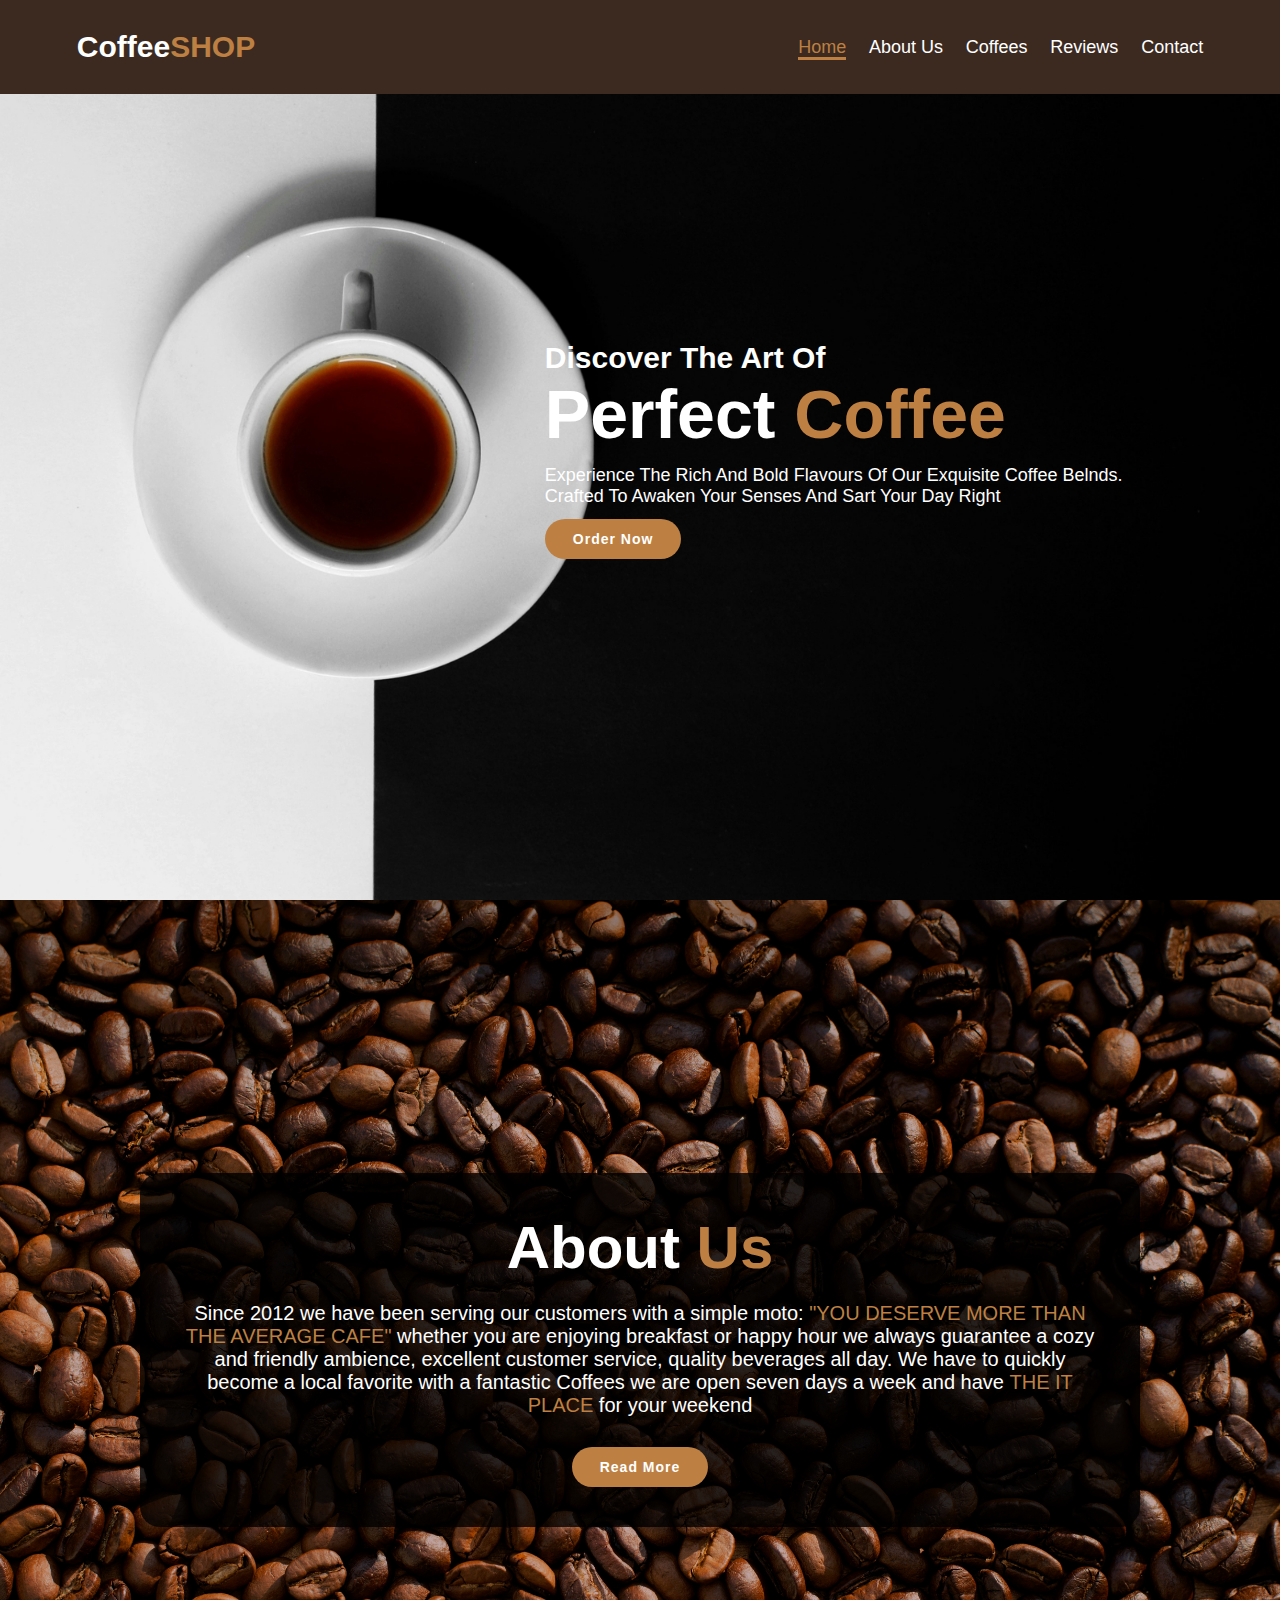
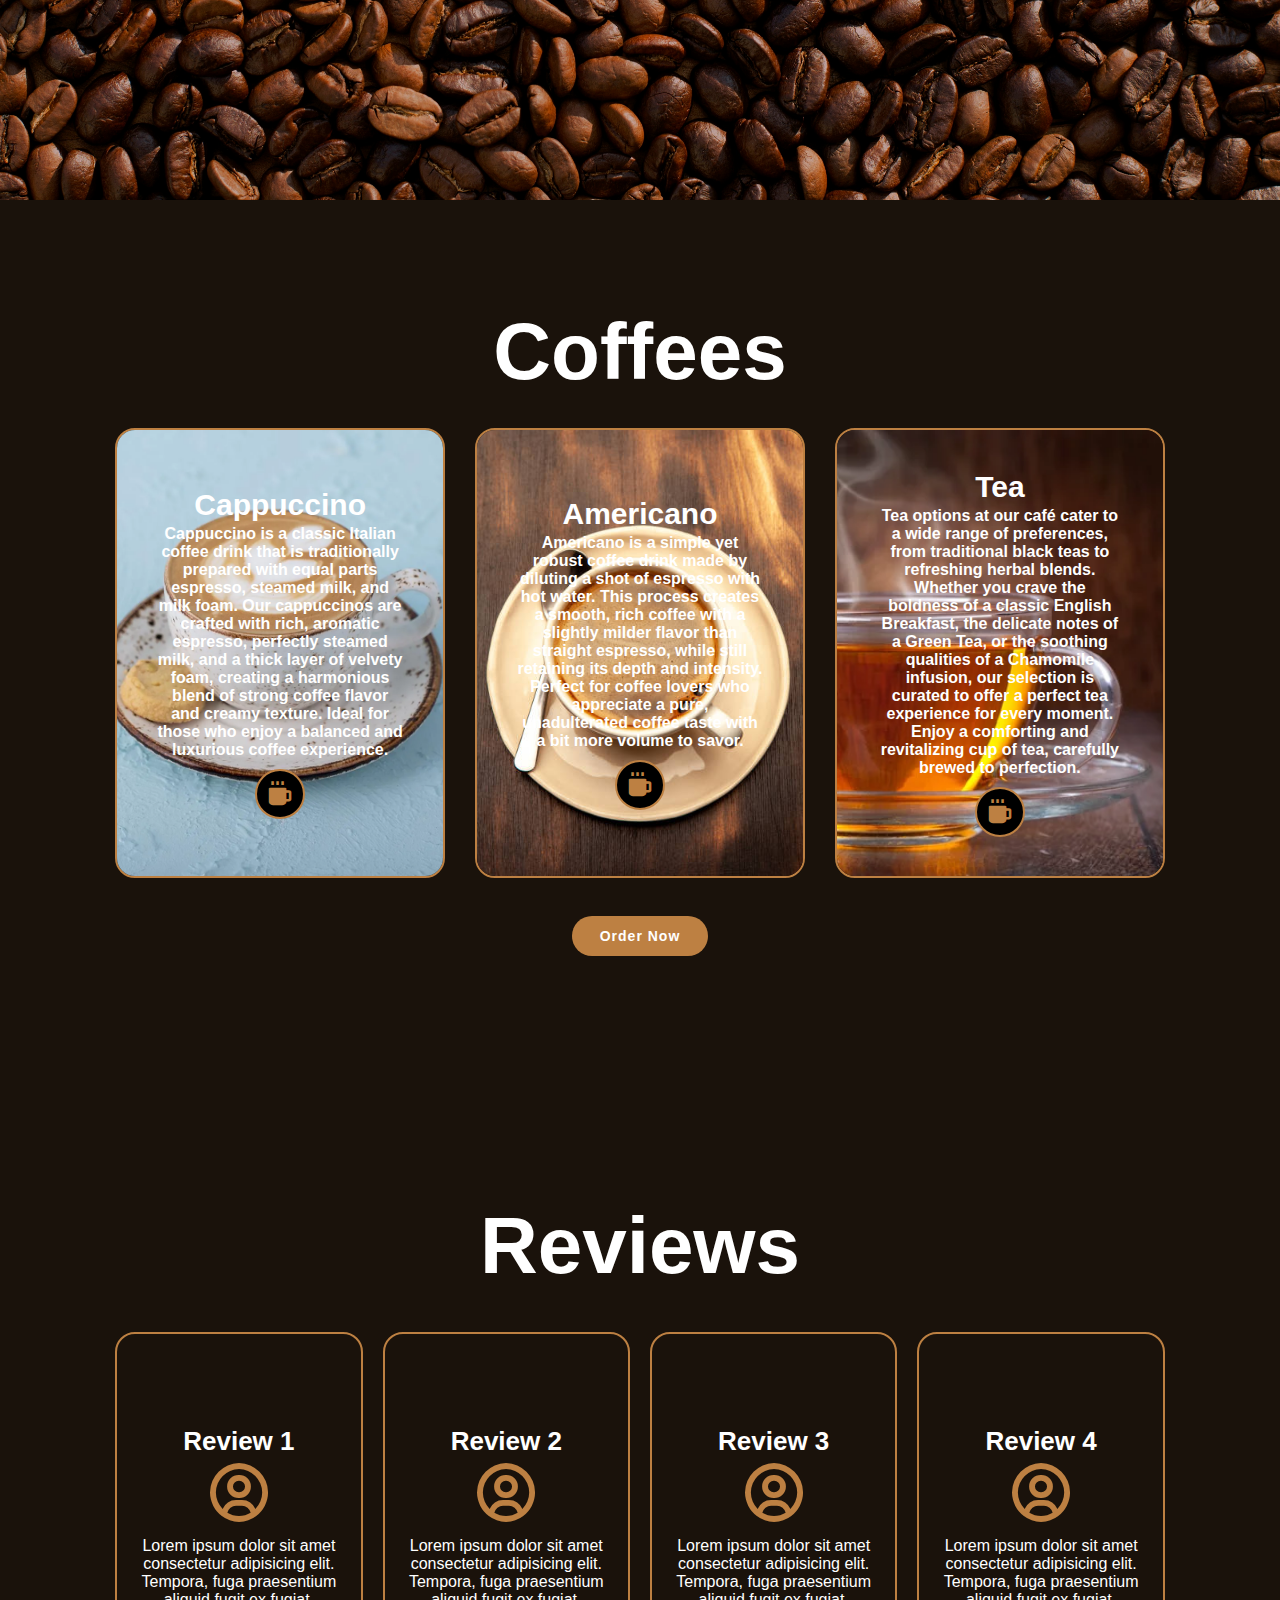
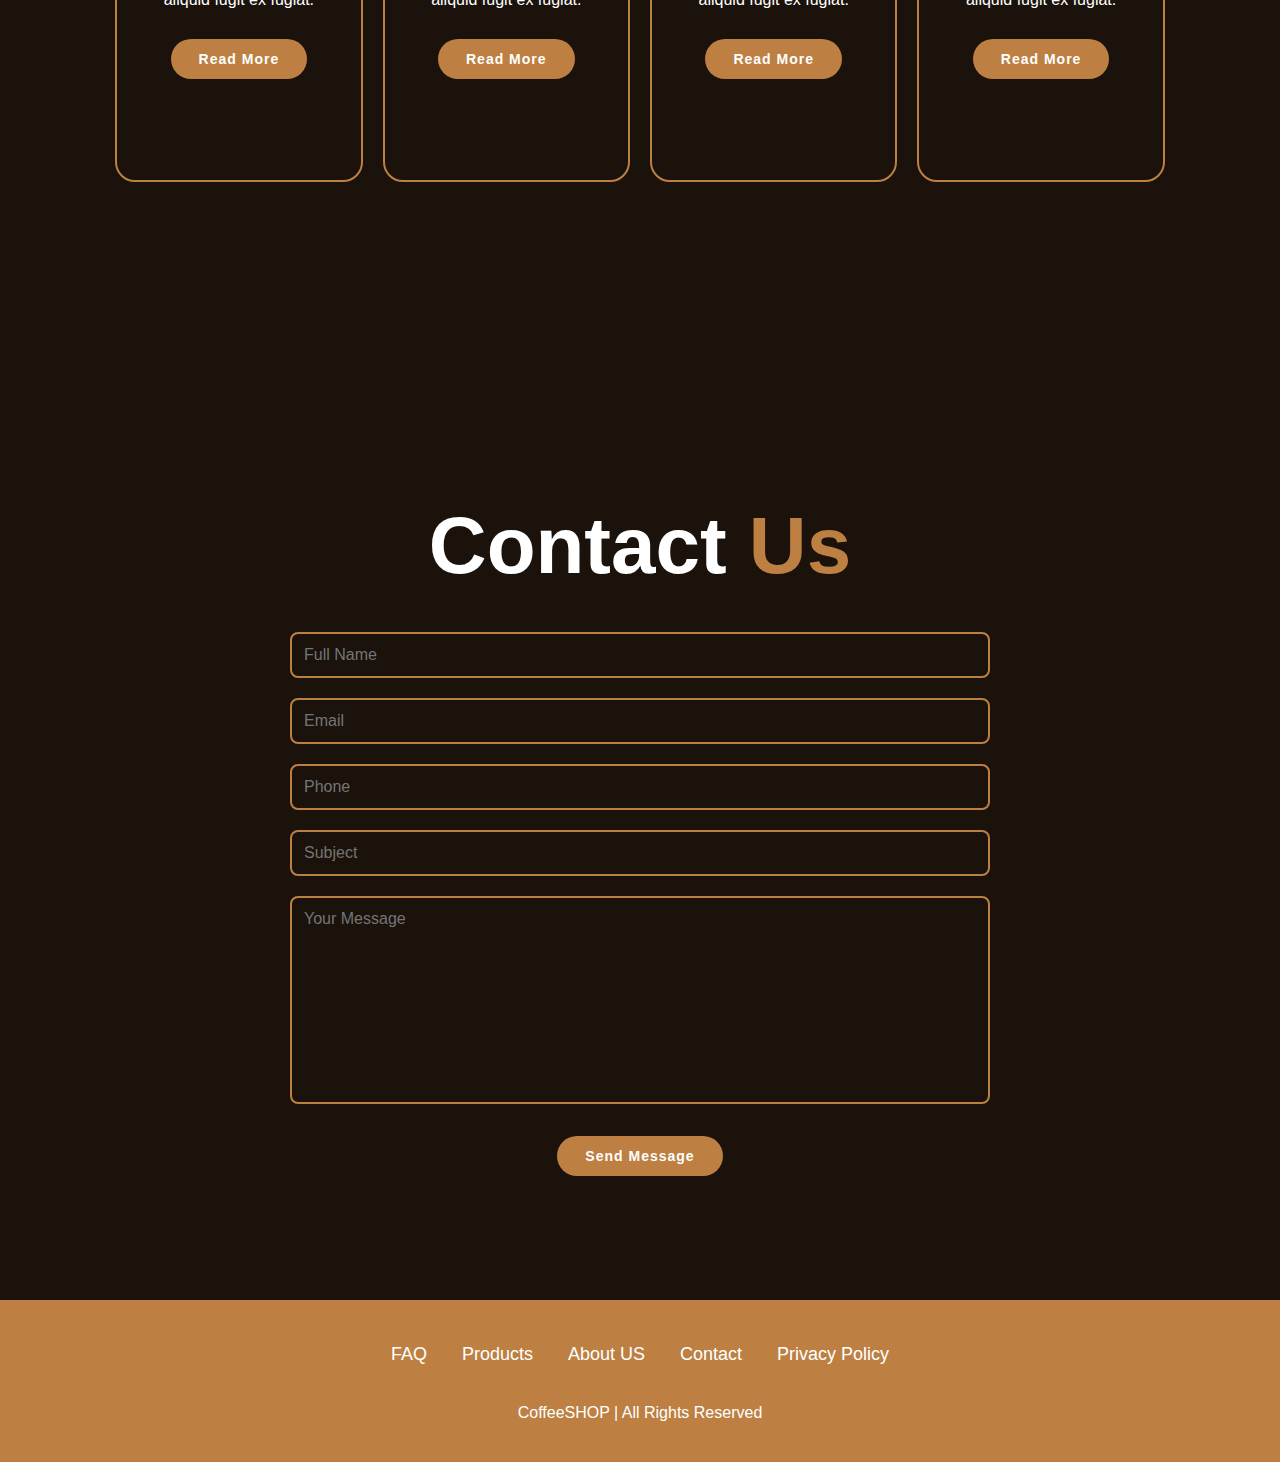
<file: index.html>
<!DOCTYPE html>
<html lang="en">

<head>
    <meta charset="UTF-8">
    <meta name="viewport" content="width=device-width, initial-scale=1.0">
    <title>CoffeeShop</title>
    <link rel="stylesheet" href="https://fonts.google.com/share?selection.family=Poppins:ital,wght@0,100;0,200;0,300;0,400;0,500;0,600;0,700;0,800;0,900;1,100;1,200;1,300;1,400;1,500;1,600;1,700;1,800;1,900">
    <link rel="stylesheet" href='https://unpkg.com/boxicons@2.1.4/css/boxicons.min.css'>
    <link rel="stylesheet" href="css/style.css">
</head>

<body>
    <header class="header">
        <a href="#home" class="logo">
            Coffee<span>SHOP</span>
        </a>

        <i class='bx bx-menu' id="menu-icon"></i>

        <nav class="navbar">
            <a href="#home" class="active">Home</a>
            <a href="#about">About Us</a>
            <a href="#coffees">Coffees</a>
            <a href="#reviews">Reviews</a>
            <a href="#contact">Contact</a>
        </nav>
    </header>

    <section class="home" id="home">
        <div class="home-content">
            <h3>Discover The Art Of</h3>
            <h1>Perfect <span>Coffee</span></h1>

            <p>Experience The Rich And Bold Flavours Of Our Exquisite Coffee Belnds. Crafted To Awaken Your Senses And Sart Your Day Right</p>

            <a href="coffees.html" class="btn">Order Now</a>
        </div>
    </section>
    
    <section class="about" id="about">
        <div class="about-content">
            <h2 class="heading">About <span>Us</span></h2>

            <p>Since 2012 we have been serving our customers with a simple moto: <span1>"YOU DESERVE MORE THAN THE AVERAGE CAFE"</span1> whether you are enjoying breakfast or happy hour we always guarantee a cozy and friendly ambience, excellent customer service, quality beverages all day. We have to quickly become a local favorite with a fantastic Coffees we are open seven days a week and have <span1>THE IT PLACE</span1> for your weekend</p>

            <a href="#" class="btn">Read More</a>
        </div>
    </section>

    <section class="coffees" id="coffees">
        <h3 class="heading">Coffees</h3>

        <div class="coffees-container">
            <div class="coffees-box">
                <img src="assets/cappuccino.jpg" alt="">
                <div class="coffees-info">
                    <h4>Cappuccino</h4>
                    <p>Cappuccino is a classic Italian coffee drink that is traditionally prepared with equal parts espresso, steamed milk, and milk foam. Our cappuccinos are crafted with rich, aromatic espresso, perfectly steamed milk, and a thick layer of velvety foam, creating a harmonious blend of strong coffee flavor and creamy texture. Ideal for those who enjoy a balanced and luxurious coffee experience.
                    </p>

                    <a href="#">
                        <i class='bx bxs-coffee'></i>
                    </a>
                </div>
            </div>

            <div class="coffees-box">
                <img src="assets/americano.jpg" alt="">
                <div class="coffees-info">
                    <h4>Americano</h4>
                    <p>Americano is a simple yet robust coffee drink made by diluting a shot of espresso with hot water. This process creates a smooth, rich coffee with a slightly milder flavor than straight espresso, while still retaining its depth and intensity. Perfect for coffee lovers who appreciate a pure, unadulterated coffee taste with a bit more volume to savor.
                    </p>

                    <a href="#">
                        <i class='bx bxs-coffee'></i>
                    </a>
                </div>
            </div>

            <div class="coffees-box">
                <img src="assets/tea.jpg" alt="">
                <div class="coffees-info">
                    <h4>Tea</h4>
                    <p>Tea options at our café cater to a wide range of preferences, from traditional black teas to refreshing herbal blends. Whether you crave the boldness of a classic English Breakfast, the delicate notes of a Green Tea, or the soothing qualities of a Chamomile infusion, our selection is curated to offer a perfect tea experience for every moment. Enjoy a comforting and revitalizing cup of tea, carefully brewed to perfection.
                    </p>

                    <a href="#">
                        <i class='bx bxs-coffee'></i>
                    </a>
                </div>
            </div>

        </div>

        <a href="coffees.html" class="btn">Order Now</a>
    </section>

    <section class="reviews" id="reviews">
        <h3 class="heading">Reviews</h3>
        <div class="reviews-container">
            <div class="reviews-box">
                <h3>Review 1</h3>
                <i class='bx bx-user-circle'></i>
                <p>Lorem ipsum dolor sit amet consectetur adipisicing elit. Tempora, fuga praesentium aliquid fugit ex
                    fugiat.</p>
                <a href="#" class="btn">Read More</a>
            </div>

            <div class="reviews-box">
                <h3>Review 2</h3>
                <i class='bx bx-user-circle'></i>
                <p>Lorem ipsum dolor sit amet consectetur adipisicing elit. Tempora, fuga praesentium aliquid fugit ex
                    fugiat.</p>
                <a href="#" class="btn">Read More</a>
            </div>

            <div class="reviews-box">
                <h3>Review 3</h3>
                <i class='bx bx-user-circle'></i>
                <p>Lorem ipsum dolor sit amet consectetur adipisicing elit. Tempora, fuga praesentium aliquid fugit ex
                    fugiat.</p>
                <a href="#" class="btn">Read More</a>
            </div>

            <div class="reviews-box">
                <h3>Review 4</h3>
                <i class='bx bx-user-circle'></i>
                <p>Lorem ipsum dolor sit amet consectetur adipisicing elit. Tempora, fuga praesentium aliquid fugit ex
                    fugiat.</p>
                <a href="#" class="btn">Read More</a>
            </div>
        </div>
    </section>

    <section class="contact" id="contact">
        <h3 class="heading">Contact <span>Us</span></h3>
            <form action="#">
                <div class="input-box">
                    <input type="text" placeholder="Full Name">
                    <input type="email" placeholder="Email">
                </div>

                <div class="input-box">
                    <input type="number" placeholder="Phone">
                    <input type="text" placeholder="Subject">
                </div>

                <textarea name="" id="" cols="30" rows="10" placeholder="Your Message"></textarea>
                <input type="submit" value="Send Message" class="btn">
            </form>
    </section>

    <footer class="footer">
        <ul class="list">
            <li>
                <a href="#">FAQ</a>
            </li>
            <li>
                <a href="coffees.html">Products</a>
            </li>
            <li>
                <a href="#about">About US</a>
            </li>
            <li>
                <a href="#contact">Contact</a>
            </li>
            <li>
                <a href="#">Privacy Policy</a>
            </li>
        </ul>

        <p class="copyright">
            CoffeeSHOP | All Rights Reserved
        </p>
    </footer>

    <script src="js/script.js"></script>
</body>

</html>
</file>
<file: css/style.css>
* {
    margin: 0;
    padding: 0;
    box-sizing: border-box;
    text-decoration: none;
    outline: none;
    border: none;
    scroll-behavior: smooth;
    font-family: "Poppins", sans-serif;
}

:root {
    --bg-color: #1A120B;
    --text-color: white;
    --ascent-color: #bd8042;
}

html {
    font-size: 62.5%;
    overflow-x: hidden;
}

body {
    background: var(--bg-color);
    color: var(--text-color);
}

.header {
    position: absolute;
    top: 0;
    left: 0;
    width: 100%;
    padding: 3rem 6%;
    background: #3C2A21;
    display: flex;
    justify-content: space-between;
    align-items: center;
    z-index: 100;
}

.logo {
    font-size: 3rem;
    color: var(--text-color);
    font-weight: 600;
    cursor: pointer;
    transition: 0.3s ease;
}

.logo:hover {
    transform: scale(1.1);
}

span {
    color: var(--ascent-color);
}

.navbar a {
    font-size: 1.8rem;
    color: var(--text-color);
    margin-left: 2rem;
    font-weight: 500;
    transition: 0.3s ease;
    border-bottom: 3px solid transparent;
}

.navbar a:hover,
.navbar a.active {
    color: var(--ascent-color);
    border-bottom: 3px solid var(--ascent-color);
}

#menu-icon {
    font-size: 3.6rem;
    color: var(--ascent-color);
    display: none;
}

section {
    min-height: 100vh;
    padding: 10rem 9% 10rem;
}

.home {
    display: flex;
    justify-content: right;
    align-items: center;
    text-align: left;
    background: url(../assets/backgroundmain.jpg) center no-repeat;
    background-size: cover;
}

.home-content h3 {
    font-size: 3rem;
    font-weight: 600;
}

.home-content h1 {
    font-size: 6.8rem;
    font-weight: 700;
    line-height: 1.15;
}

.home-content p {
    font-size: 1.8rem;
    font-weight: 500;
    max-width: 620px;
    margin: 1.2rem auto;
}

.btn {
    display: inline-block;
    padding: 1rem 2.6rem;
    background: var(--ascent-color);
    border-radius: 4rem;
    font-size: 1.4rem;
    color: white;
    border: 2px solid transparent;
    letter-spacing: 0.1rem;
    font-weight: bold;
    transition: 0.3s ease-in-out;
    cursor: pointer;
}

.btn:hover {
    transform: scale(1.05);
    background: var(--bg-color);
    color: var(--ascent-color);
    border: 2px solid var(--ascent-color);
}

.about {
    display: flex;
    justify-content: center;
    align-items: center;
    background: url(../assets/backgroundsection2.jpg);
    background-size: cover;
}

.heading {
    font-size: 8rem;
    text-align: center;
}

.about-content {
    text-align: center;
    background-color: rgba(0, 0, 0, 0.8);
    border-radius: 2rem;
    padding: 4rem;
}

.about-content h2 {
    font-size: 6rem;
    text-align: center;
    line-height: 1.15;
}

.about-content p {
    font-size: 2rem;
    line-height: 1.15;
    margin: 2rem 0 3rem;
    max-width: 920px;
}

span1 {
    color: var(--ascent-color);
    font-weight: 500;
}

.coffees {
    background-color: var(--bg-color);
    display: flex;
    justify-content: center;
    align-items: center;
    flex-direction: column;
}

.coffees-container {
    display: grid;
    grid-template-columns: repeat(3, 1fr);
    align-items: center;
    margin-top: 3rem;
    gap: 3rem;
}

.coffees-container .coffees-box {
    position: relative;
    border-radius: 2rem;
    height: 450px;
    border: 2px solid var(--ascent-color);
    overflow: hidden;
    display: flex;
}

.coffees-box img {
    width: 100%;
    height: 100%;
    transition: 0.3s ease;
    object-fit: cover;
}

.coffees-box:hover img {
    transform: scale(1.05);
}

.coffees-box .coffees-info {
    position: absolute;
    bottom: 0;
    left: 0;
    width: 100%;
    height: 100%;
    display: flex;
    justify-content: center;
    align-items: center;
    flex-direction: column;
    text-align: center;
    padding: 0 4rem;
    cursor: pointer;
    transition: 0.3s ease;
}

.coffees-box .coffees-info:hover {
    background: radial-gradient(rgba(0, 0, 0, 0.5), var(--bg-color));
    transform: scale(1.05);
}

.coffees-info h4 {
    font-size: 3rem;
    font-weight: 800;
}

.coffees-info p {
    font-size: 1.6rem;
    margin: 0.3rem 0 1rem;
    font-weight: 600;
}

.coffees-info a {
    color: white;
    display: inline-flex;
    justify-content: center;
    align-items: center;
    width: 5rem;
    height: 5rem;
    background: black;
    border: 2px solid var(--ascent-color);
    border-radius: 50%;
}

.coffees-info a i{
    font-size: 3rem;
    color: var(--ascent-color);
}

.coffees .btn{
    margin: 3.8rem auto;
}

.reviews-container {
    display: grid;
    grid-template-columns: repeat(4, 1fr);
    margin-top: 4rem;
    gap: 2rem;
}

.reviews-container .reviews-box {
    display: flex;
    align-items: center;
    justify-content: center;
    flex-direction: column;
    height: 450px;
    padding: 3rem 2rem 4rem;
    border-radius: 2rem;
    text-align: center;
    border: 0.2rem solid var(--ascent-color);
    cursor: pointer;
    transition: 0.3s ease;
}

.reviews-container .reviews-box:hover {
    border-color: var(--ascent-color);
    transform: scale(1.02);
    background-color: #E0C097;
    color: black;
}

.reviews-box i {
    font-size: 7rem;
    color: var(--ascent-color);
}

.reviews-box h3 {
    font-size: 2.6rem;
}

.reviews-box p {
    font-size: 1.6rem;
    margin: 1rem 0 3rem;
}

.contact h3 {
    margin-bottom: 3rem;
}

.contact form {
    max-width: 70rem;
    margin: 1rem auto;
    text-align: center;
}

.contact form .input-box {
    display: flex;
    justify-content: center;
    flex-wrap: wrap;
}

.contact form .input-box input,
.contact form textarea {
    width: 100%;
    padding: 1.2rem;
    font-size: 1.6rem;
    color: var(--text-color);
    background: var(--bg-color);
    border-radius: 0.8rem;
    border: 2px solid var(--ascent-color);
    margin: 1rem 0;
    resize: none;
}

.contact form .btn {
    margin-top: 2rem;
}

.footer {
    position: relative;
    bottom: 0;
    width: 100%;
    padding: 40px 0;
    background-color: var(--ascent-color);
}

.footer ul {
    margin-top: 0;
    padding: 0;
    font-size: 18px;
    line-height: 1.6;
    margin-bottom: 0;
    text-align: center;
}

.footer ul li a {
    color: white;
    border-bottom: 3px solid transparent;
    transition: 0.3s ease;
}

.footer ul li a:hover {
    border-bottom: 3px solid white;
}

.footer ul li {
    display: inline-block;
    padding: 0 1.5rem;
}

.footer .copyright {
    margin-top: 3.5rem;
    text-align: center;
    font-size: 16px;
    color: white;
}

@media(max-width: 1200px) {
    html {
        font-size: 52%;
    }
}

@media (max-width:991px) {
    header {
        padding: 2rem 3%;
    }

    section {
        padding: 10rem 54 2rem;
    }

    .coffees {
        padding-bottom: 6rem;
    }

    .footer {
        padding: 2rem 3%;
    }
}

@media (max-width: 895px) {
    #menu-icon {
        display: block;
    }
    .navbar {
        position: absolute;
        top: 100%;
        left: 0;
        width: 100%;
        padding: 1rem 4%;
        background: rgba(0, 0, 0, 0.9);
        display: none;
    }
    .navbar.active {
        display: block;
    }
    .navbar a {
        display: block;
        font-size: 2rem;
        margin: 3rem 0;
    }
    .home-content {
        text-align: right;
    }
    .home-content h3 {
        font-size: 4rem;
        color: var(--text-color);
    }
    .home-content h1 {
        font-size: 6rem;
        color: var(--ascent-color);
    }
    .about-content{
        margin: 1rem 4rem;
    }
    .coffees h3{
        margin-bottom: 3rem;
    }
    .reviews h3{
        margin-bottom: 3rem;
    }
    .coffees-container{
        grid-template-columns: repeat(1,1fr);
    }
    .reviews-container .reviews-box {
        height: 350px;
    }
    .reviews-container{
        grid-template-columns: repeat(2,1fr);
    }
}
</file>
